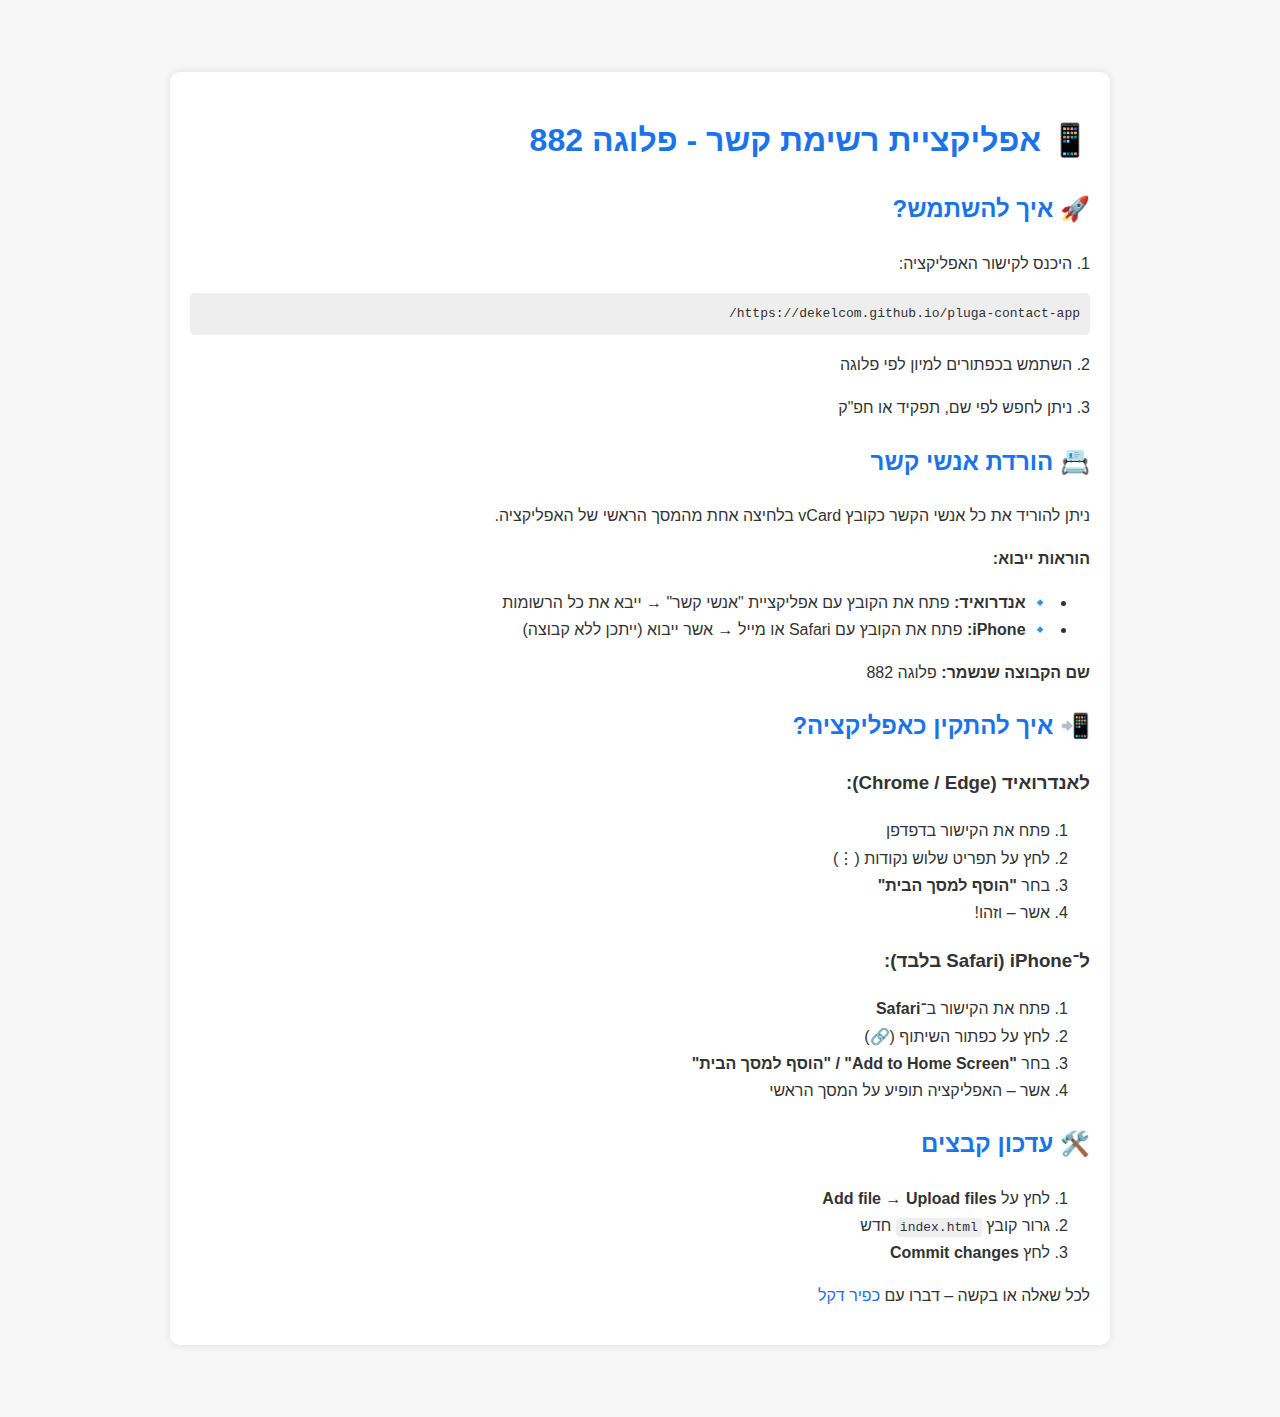
<file: readme.html>
<!DOCTYPE html>
<html lang="he" dir="rtl">
<head>
    <meta charset="UTF-8">
    <title>הוראות שימוש - פלוגה 882</title>
    <meta name="viewport" content="width=device-width, initial-scale=1">
    <style>
        body {
            font-family: Arial, sans-serif;
            padding: 5vw;
            background-color: #f7f7f7;
            line-height: 1.7;
            color: #333;
            direction: rtl;
        }
        h1, h2 {
            color: #1a73e8;
        }
        code {
            background-color: #eee;
            padding: 2px 4px;
            border-radius: 4px;
            direction: ltr;
        }
        pre {
            background: #eee;
            padding: 10px;
            border-radius: 5px;
            overflow-x: auto;
        }
        a {
            color: #1a73e8;
            text-decoration: none;
        }
        .container {
            max-width: 900px;
            margin: auto;
            background: white;
            padding: 20px;
            border-radius: 10px;
            box-shadow: 0 0 10px rgba(0,0,0,0.1);
        }
    </style>
</head>
<body>
<div class="container">
<h1>📱 אפליקציית רשימת קשר - פלוגה 882</h1>

<h2>🚀 איך להשתמש?</h2>
<p>1. היכנס לקישור האפליקציה:</p>
<pre>https://dekelcom.github.io/pluga-contact-app/</pre>
<p>2. השתמש בכפתורים למיון לפי פלוגה</p>
<p>3. ניתן לחפש לפי שם, תפקיד או חפ"ק</p>

<h2>📇 הורדת אנשי קשר</h2>
<p>ניתן להוריד את כל אנשי הקשר כקובץ vCard בלחיצה אחת מהמסך הראשי של האפליקציה.</p>
<p><strong>הוראות ייבוא:</strong></p>
<ul>
<li>🔹 <strong>אנדרואיד:</strong> פתח את הקובץ עם אפליקציית "אנשי קשר" → ייבא את כל הרשומות</li>
<li>🔹 <strong>iPhone:</strong> פתח את הקובץ עם Safari או מייל → אשר ייבוא (ייתכן ללא קבוצה)</li>
</ul>
<p><strong>שם הקבוצה שנשמר:</strong> פלוגה 882</p>

<h2>📲 איך להתקין כאפליקציה?</h2>
<h3>לאנדרואיד (Chrome / Edge):</h3>
<ol>
<li>פתח את הקישור בדפדפן</li>
<li>לחץ על תפריט שלוש נקודות (⋮)</li>
<li>בחר <strong>"הוסף למסך הבית"</strong></li>
<li>אשר – וזהו!</li>
</ol>

<h3>ל־iPhone (Safari בלבד):</h3>
<ol>
<li>פתח את הקישור ב־<strong>Safari</strong></li>
<li>לחץ על כפתור השיתוף (🔗)</li>
<li>בחר <strong>"Add to Home Screen" / "הוסף למסך הבית"</strong></li>
<li>אשר – האפליקציה תופיע על המסך הראשי</li>
</ol>

<h2>🛠️ עדכון קבצים</h2>
<ol>
<li>לחץ על <strong>Add file → Upload files</strong></li>
<li>גרור קובץ <code>index.html</code> חדש</li>
<li>לחץ <strong>Commit changes</strong></li>
</ol>

<p>לכל שאלה או בקשה – דברו עם <a href="mailto:kfir.dekel@gmail.com">כפיר דקל</a></p>
</div>
</body>
</html>
</file>
